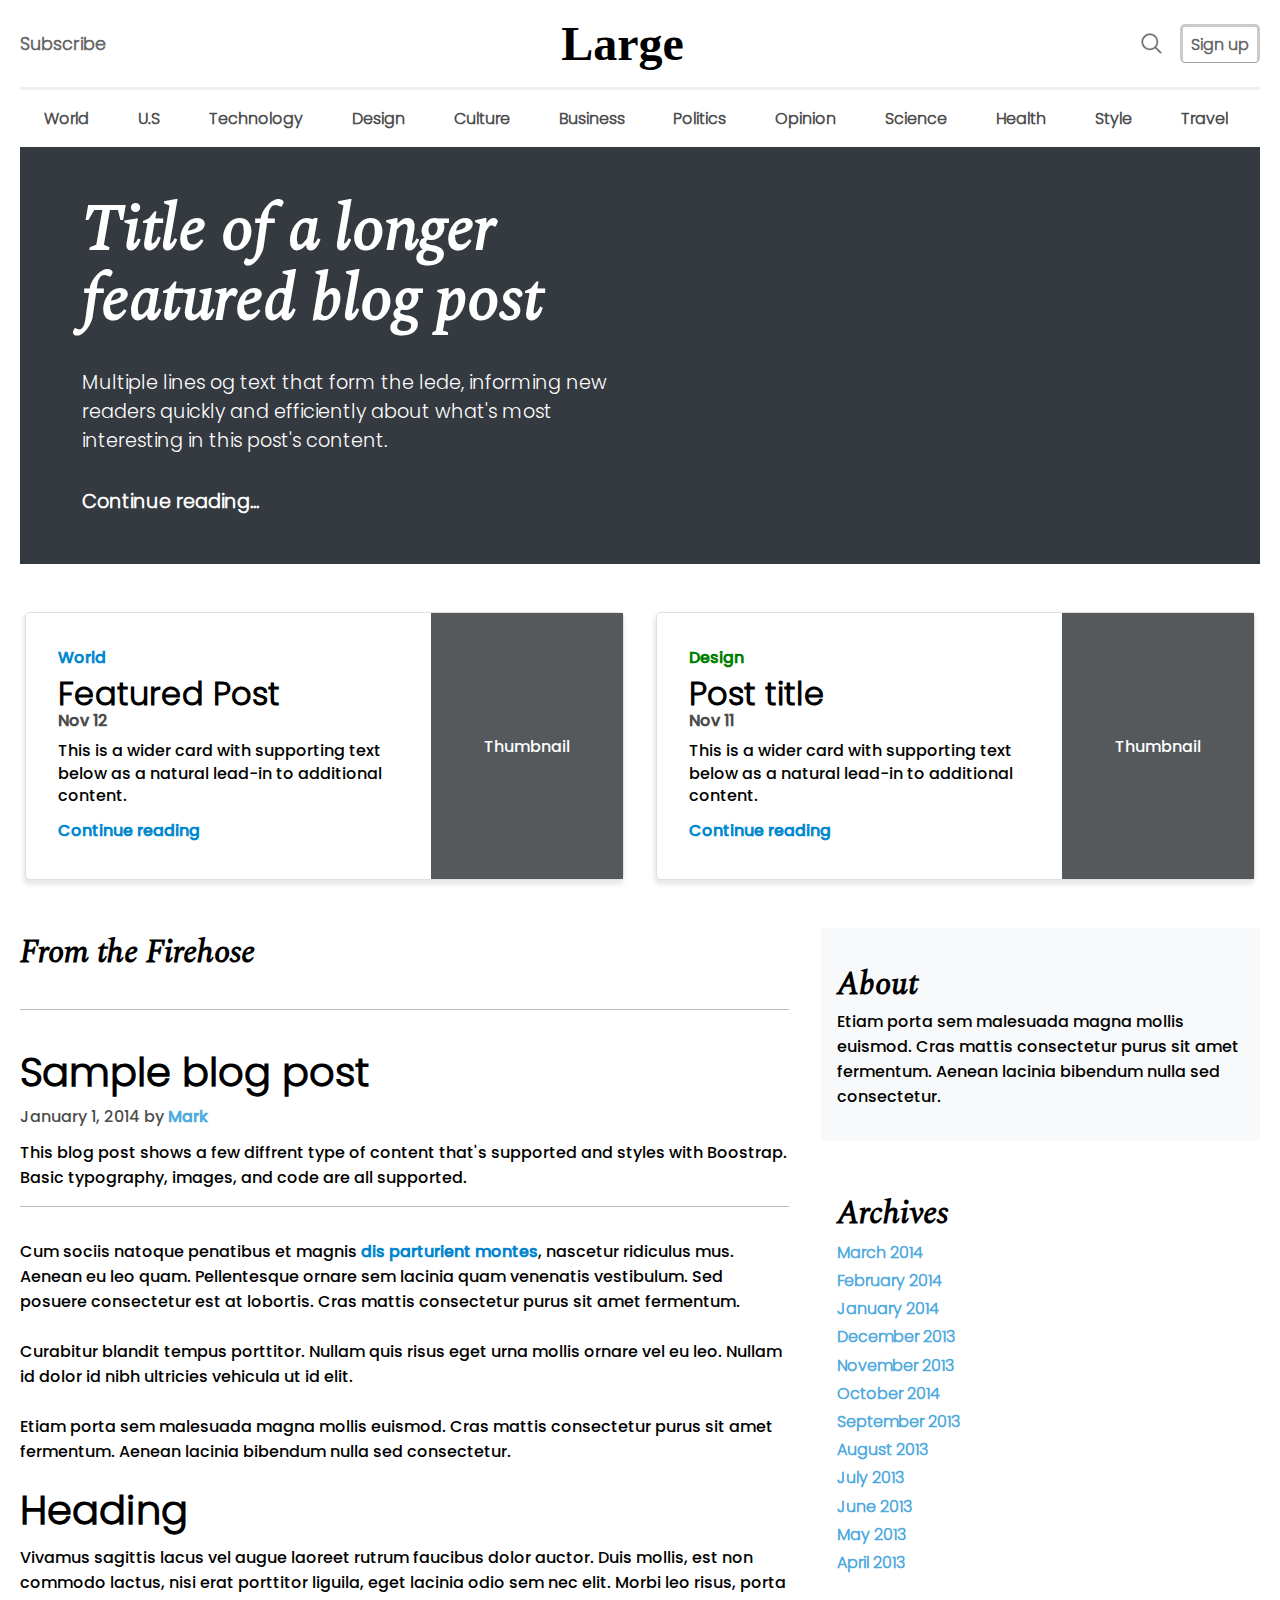
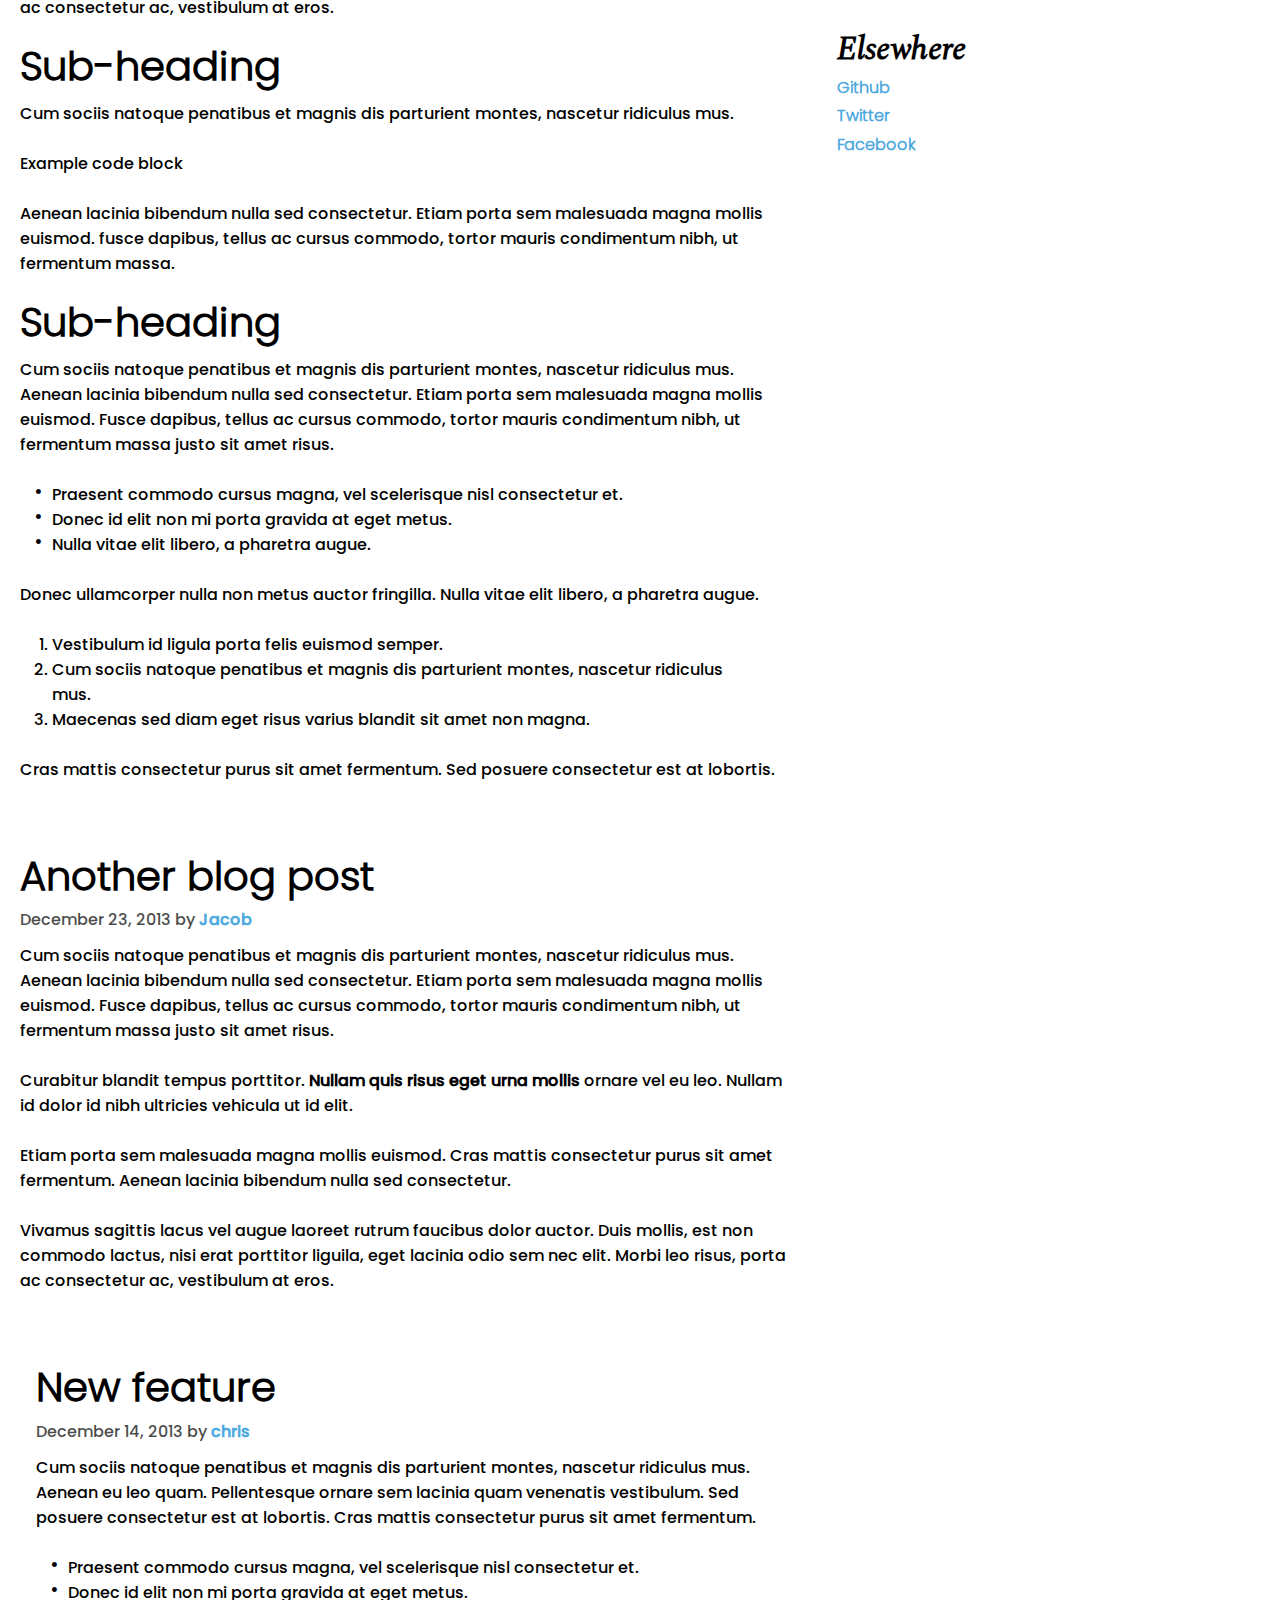
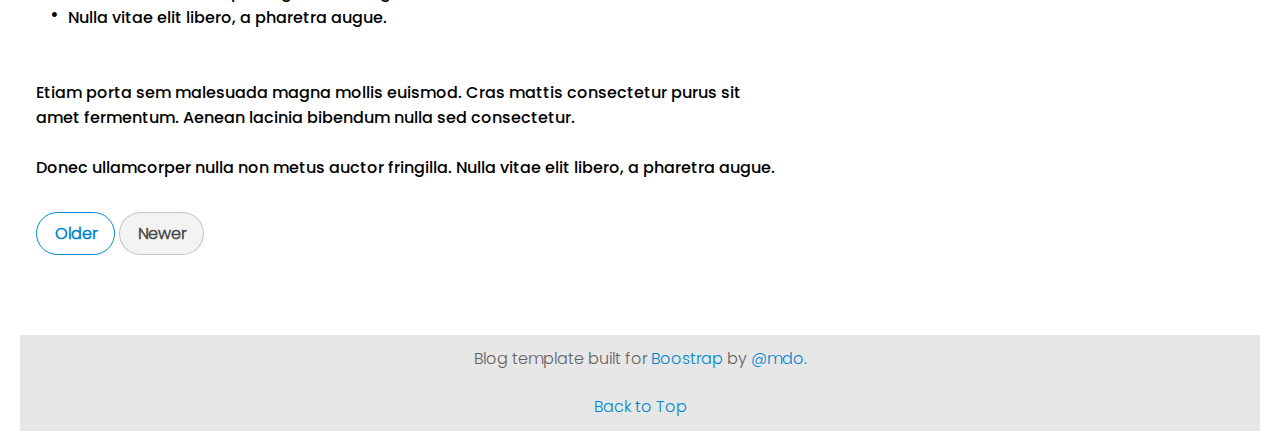
<file: index.html>
<!DOCTYPE html>
<html lang="en">
<head>
    <meta charset="UTF-8">
    <meta http-equiv="X-UA-Compatible" content="IE=edge">
    <meta name="viewport" content="width=device-width, initial-scale=1.0">
    <title>Blog Post</title>
    <link rel="stylesheet" href="../css/style.css"></link> 
    <link rel="stylesheet" href="../css/common.css"></link>
    <link rel="stylesheet" href="../css/media-queries.css"></link>
</head>
<body>
    <div class="grid-container">
        <header>
            <div class="blog-title flex align-center">
                <p class="op-7 cursor">Subscribe</p>
                <h1>Large</h1>
                <div class="sign-up flex align-center">
                    <div class="search-box flex">
                        <img class="op-7 cursor" src="../images/search.png" alt="search" />
                        <input type="text" name="search" placeholder="search here..." />
                    </div>
                    <button class="op-7 cursor">Sign up</button>
                </div>
            </div>
            <nav class="nav">
                <ul class="flex nav-links">
                    <li><a href="#world">World</a></li>
                    <li><a href="#U.S">U.S</a></li>
                    <li><a href="#Technology">Technology</a></li>
                    <li><a href="#Design">Design</a></li>
                    <li><a href="#Culture">Culture</a></li>
                    <li><a href="#Business">Business</a></li>
                    <li><a href="#Politics">Politics</a></li>
                    <li><a href="#Opinion">Opinion</a></li>
                    <li><a href="#Science">Science</a></li>
                    <li><a href="#Health">Health</a></li>
                    <li><a href="#Style">Style</a></li>
                    <li><a href="#Travel">Travel</a></li>
                </ul>
                <div class="hamburger cursor">
                    <div class="hamburger-switch">
                        <div class="hamburger-translate">
                            <img class="hamburger-open" src="../images/hamburger.png" alt="hamburger" />
                            <img class="hamburger-close" src="../images/hamburger-close.png" alt="hamburger" />
                        </div>
                    </div>
                </div>
            </nav>
        </header>
        <Section>
            <!------------------------------------ Popular post  ----------------------------------->
            <div class="popular-post">
                <div class="post-slider">
                    <h1 class="popular-post-title">Title of a longer featured blog post</h1>
                    <p class="popular-post-content-info">Multiple lines og text that form the lede, informing new readers quickly and efficiently about what's most interesting in this post's content. </p>
                    <span class="cursor">Continue reading...</span>
                </div>
            </div>
            <!------------------------------------ / Popular post  ----------------------------------->

            <!------------------------------------ recent post cards ----------------------------------->
            <div class="recents-post-container">
                <div class="recent-post-card">
                    <div class="post-cards card1 flex">
                        <div class="post-info">
                            <span>World</span>
                            <div class="post-title-info">
                                <h2>Featured Post</h2>
                                <span class="post-date">Nov 12</span>
                                <p class="post-prev-content">This is a wider card with supporting text below as a natural lead-in to additional content.</p>
                                <span class="cursor">Continue reading</span>
                            </div>
                        </div>
                        <div class="post-image flex">
                            <span>Thumbnail</span>
                        </div>
                    </div>
                    <div class="post-cards card2 flex">
                        <div class="post-info">
                            <span>Design</span>
                            <div class="post-title-info">
                                <h2>Post title</h2>
                                <span class="post-date">Nov 11</span>
                                <p class="post-prev-content">This is a wider card with supporting text below as a natural lead-in to additional content.</p>
                                <span class="cursor">Continue reading</span>
                            </div>
                        </div>
                        <div class="post-image flex">
                            <span>Thumbnail</span>
                        </div>
                    </div>
                </div>
            </div>
            <!------------------------------------ / recent post cards ----------------------------------->
        </Section>
        <article>
            <h1>From the Firehose</h1>
            <div class="blog-container">
                <div class="current-blog">
                    <div class="current-blog-info">
                        <div class="current-blog-title-date">
                            <h1 class="title">Sample blog post</h1>
                            <span class="current-blog-date">January 1, 2014 by <span class="author-name">Mark</span></span>
                        </div>
                        <p class="blog-summery">This blog post shows a few diffrent type of content that's supported and styles with Boostrap.<br>
                        Basic typography, images, and code are all supported.</p>
                    </div>
                    <div class="blog-paragraph">
                        <p>
                            Cum sociis natoque penatibus et magnis <span class="link-content">dis parturient montes</span>, nascetur ridiculus mus. Aenean eu leo quam. Pellentesque ornare sem lacinia quam venenatis vestibulum. Sed posuere consectetur est at lobortis. Cras mattis consectetur purus sit amet fermentum.<br><br>

                            Curabitur blandit tempus porttitor. Nullam quis risus eget urna mollis ornare vel eu leo. Nullam id dolor id nibh ultricies vehicula ut id elit.<br><br>

                            Etiam porta sem malesuada magna mollis euismod. Cras mattis consectetur purus sit amet fermentum. Aenean lacinia bibendum nulla sed consectetur.
                        </p>
                   
                    <div class="blog-heading">
                        <h2>Heading</h2>
                        <p>Vivamus sagittis lacus vel augue laoreet rutrum faucibus dolor auctor. Duis mollis, est non commodo lactus, nisi erat porttitor liguila, eget lacinia odio sem nec elit. Morbi leo risus, porta ac consectetur ac, vestibulum at eros.</p>
                    </div>
                    <div class="blog-sub-heading">
                        <h2>Sub-heading</h2>
                        <p>Cum sociis natoque penatibus et magnis dis parturient montes, nascetur ridiculus mus.<br><br>
                            Example code block
                            <br><br>
                            Aenean lacinia bibendum nulla sed consectetur. Etiam porta sem malesuada magna mollis euismod. fusce dapibus, tellus ac cursus commodo, tortor mauris condimentum nibh, ut fermentum massa.
                        </p>
                    </div>
                    <div class="blog-sub-heading-2">
                        <h2>Sub-heading</h2>
                        <p>Cum sociis natoque penatibus et magnis dis parturient montes, nascetur ridiculus mus. Aenean
                            lacinia bibendum nulla sed consectetur. Etiam porta sem malesuada magna mollis euismod. Fusce
                            dapibus, tellus ac cursus commodo, tortor mauris condimentum nibh, ut fermentum massa justo sit
                            amet risus.
                            <br><br>
                            <ul class="ul-1">
                                <li>Praesent commodo cursus magna, vel scelerisque nisl consectetur et.</li>
                                <li>Donec id elit non mi porta gravida at eget metus.</li>
                                <li>Nulla vitae elit libero, a pharetra augue.</li>
                            </ul>
                            <br>
                            <span>Donec ullamcorper nulla non metus auctor fringilla. Nulla vitae elit libero, a pharetra augue.</span>
                            <br><br>
                            <ul class="ul-2">
                                <li>Vestibulum id ligula porta felis euismod semper.</li>
                                <li>Cum sociis natoque penatibus et magnis dis parturient montes, nascetur ridiculus mus.</li>
                                <li>Maecenas sed diam eget risus varius blandit sit amet non magna.</li>
                            </ul>
                            <br>
                            <span>Cras mattis consectetur purus sit amet fermentum. Sed posuere consectetur est at lobortis.</span>
                        </p>
                    </div>
                </div>
            </div>
                <div class="another-post-container">
                    <div class="another-blog-post-info">
                        <div class="another-blog-post-title-date">
                            <h1>Another blog post</h1>
                            <span class="another-blog-post-date">December 23, 2013 by <span class="author-name">Jacob</span></span>
                        </div>
                    </div>
                    <div class="blog-paragraph">
                        <p>
                            Cum sociis natoque penatibus et magnis dis parturient montes, nascetur ridiculus mus. Aenean
                            lacinia bibendum nulla sed consectetur. Etiam porta sem malesuada magna mollis euismod. Fusce
                            dapibus, tellus ac cursus commodo, tortor mauris condimentum nibh, ut fermentum massa justo sit
                            amet risus.<br><br>

                            Curabitur blandit tempus porttitor. <span style='font-weight: 700;'>Nullam quis risus eget urna mollis</span> ornare vel eu leo. Nullam id dolor id nibh ultricies vehicula ut id elit.<br><br>

                            Etiam porta sem malesuada magna mollis euismod. Cras mattis consectetur purus sit amet fermentum. Aenean lacinia bibendum nulla sed consectetur.
                            <br><br>
                            Vivamus sagittis lacus vel augue laoreet rutrum faucibus dolor auctor. Duis mollis, est non commodo lactus, nisi erat porttitor liguila, eget lacinia odio sem nec elit. Morbi leo risus, porta ac consectetur ac, vestibulum at eros.
                        </p>
                    </div>
                </div>


                <div class="new-feature-container">
                    <div class="new-feature-blog-post-info">
                        <div class="new-feature-blog-post-title-date">
                            <h1>New feature</h1>
                            <span class="new-feature-blog-post-date">December 14, 2013 by <span class="author-name">chris</span></span>
                        </div>
                    </div>
                    <div class="blog-paragraph">
                        <p>
                            Cum sociis natoque penatibus et magnis dis parturient montes, nascetur ridiculus mus. Aenean eu leo quam. Pellentesque ornare sem lacinia quam venenatis vestibulum. Sed posuere consectetur est at lobortis. Cras mattis consectetur purus sit amet fermentum.<br><br>
                            <ul class="ul-1">
                                <li>Praesent commodo cursus magna, vel scelerisque nisl consectetur et.</li>
                                <li>Donec id elit non mi porta gravida at eget metus.</li>
                                <li>Nulla vitae elit libero, a pharetra augue.</li>
                            </ul>
                            <br><br>
                            <span>Etiam porta sem malesuada magna mollis euismod. Cras mattis consectetur purus sit amet fermentum. Aenean lacinia bibendum nulla sed consectetur.</span>
                            <br><br>
                            <span>Donec ullamcorper nulla non metus auctor fringilla. Nulla vitae elit libero, a pharetra augue.</span>
                        </p>
                    </div>
                    <div class="blog-change-btn">
                        <button class="btn-active cursor">Older</button>
                        <button class="cursor">Newer</button>
                    </div>
                </div>

            </div>
        </article>
        <aside>
            <div class="about-container">
                <div class="about">
                    <h2>About</h2>
                    <div class="about-me">
                        Etiam porta sem malesuada magna mollis euismod. Cras mattis consectetur purus sit amet fermentum. Aenean lacinia bibendum nulla sed consectetur.
                    </div>
                </div>
                <div class="archives-section">
                    <h2>Archives</h2>
                    <div class="archives">
                        <li><a href="#March 2014">March 2014</a></li>
                        <li><a href="#February 2014">February 2014</a></li>
                        <li><a href="#January 2014">January 2014</a></li>
                        <li><a href="#December 2013">December 2013</a></li>
                        <li><a href="#November 2013">November 2013</a></li>
                        <li><a href="#October 2013">October 2014</a></li>
                        <li><a href="#September 2013">September 2013</a></li>
                        <li><a href="#August 2013">August 2013</a></li>
                        <li><a href="#July 2013">July 2013</a></li>
                        <li><a href="#June 2013">June 2013</a></li>
                        <li><a href="#May 2013">May 2013</a></li>
                        <li><a href="#April 2013">April 2013</a></li>
                    </div>
                </div>
                <div class="elsewhere-section">
                    <h2>Elsewhere</h2>
                    <div class="elsewhere">
                        <li><a href="#Github">Github</a></li>
                        <li><a href="#Twitter">Twitter</a></li>
                        <li><a href="#Facebook">Facebook</a></li>
                    </div>
                </div>
            </div>
        </aside>
        <footer>
            <p class="footer">Blog template built for <span class="sky-blue">Boostrap</span> by <span class="sky-blue">@mdo.</span></p>
            <button class="sky-blue scrolled-to cursor">Back to Top</button>
        </footer>
    </div>
    <script src="../index/index.js" ></script>
</body>
</html>
</file>
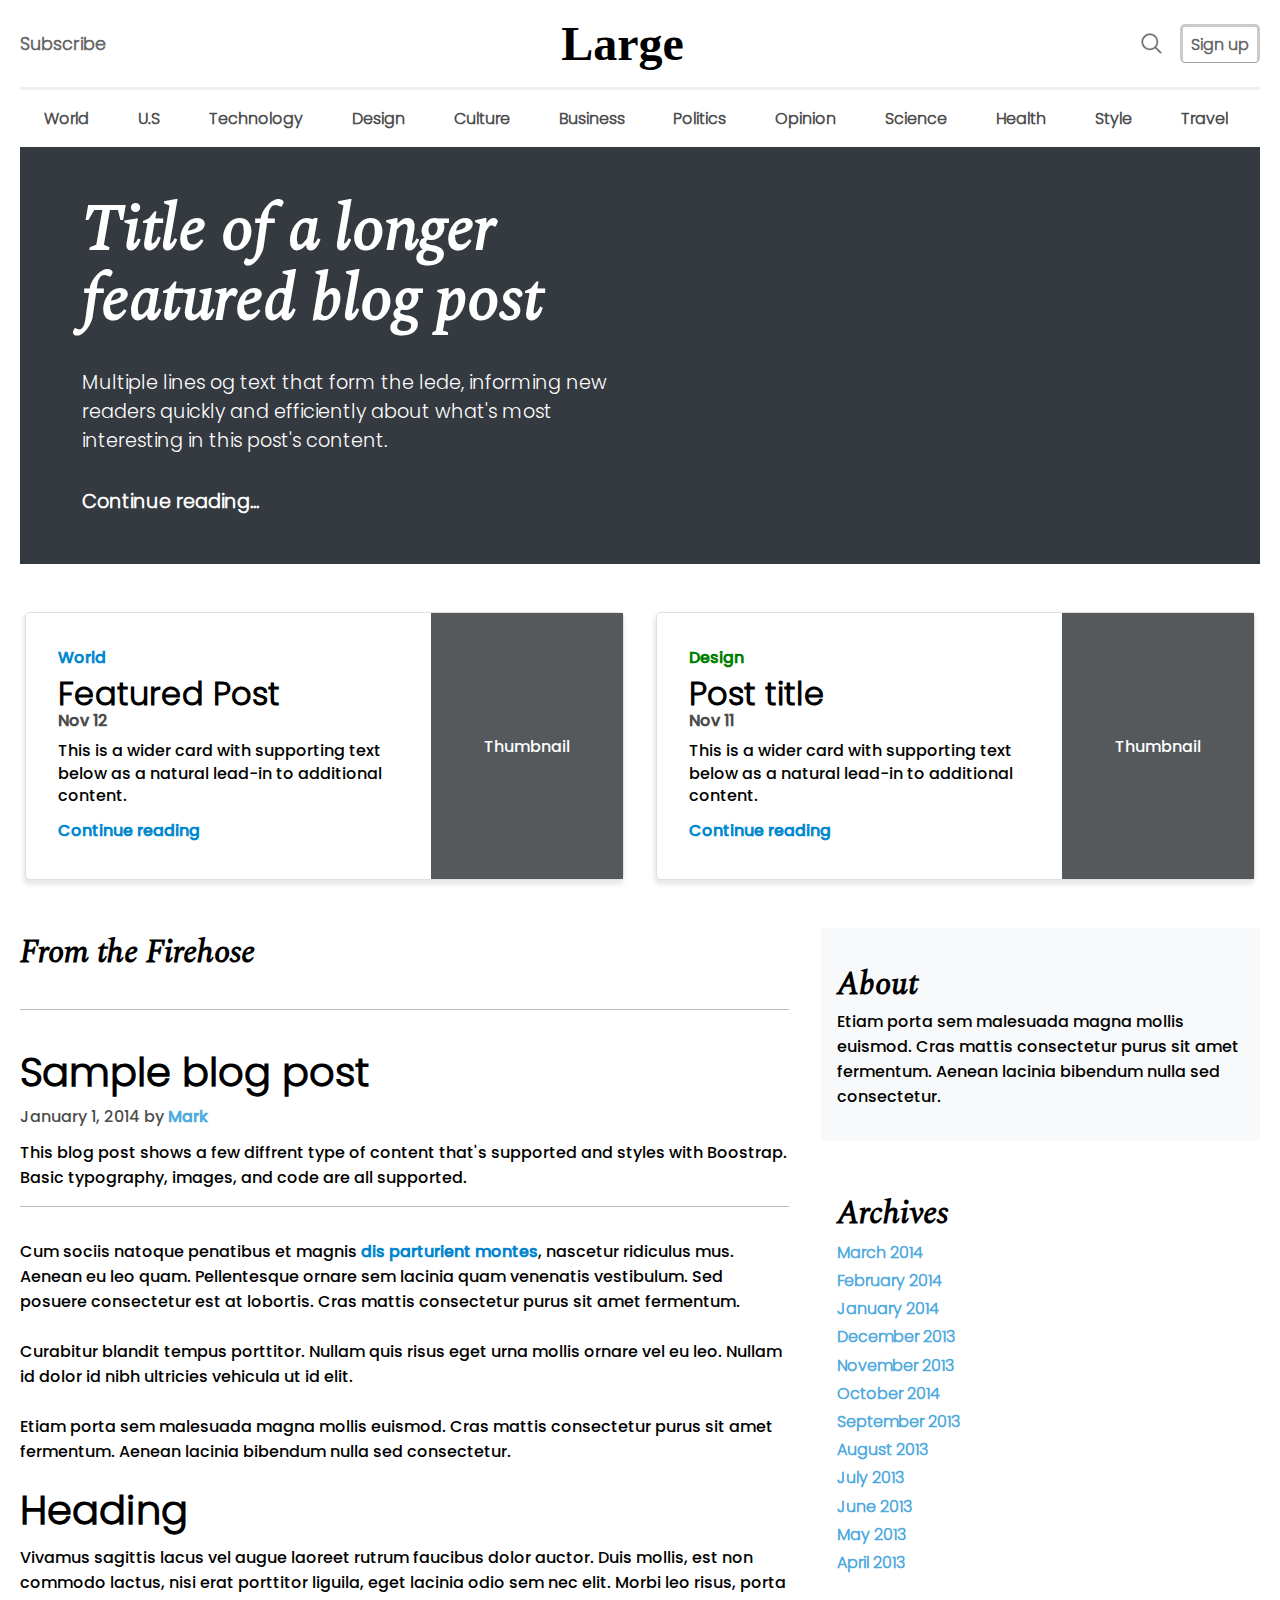
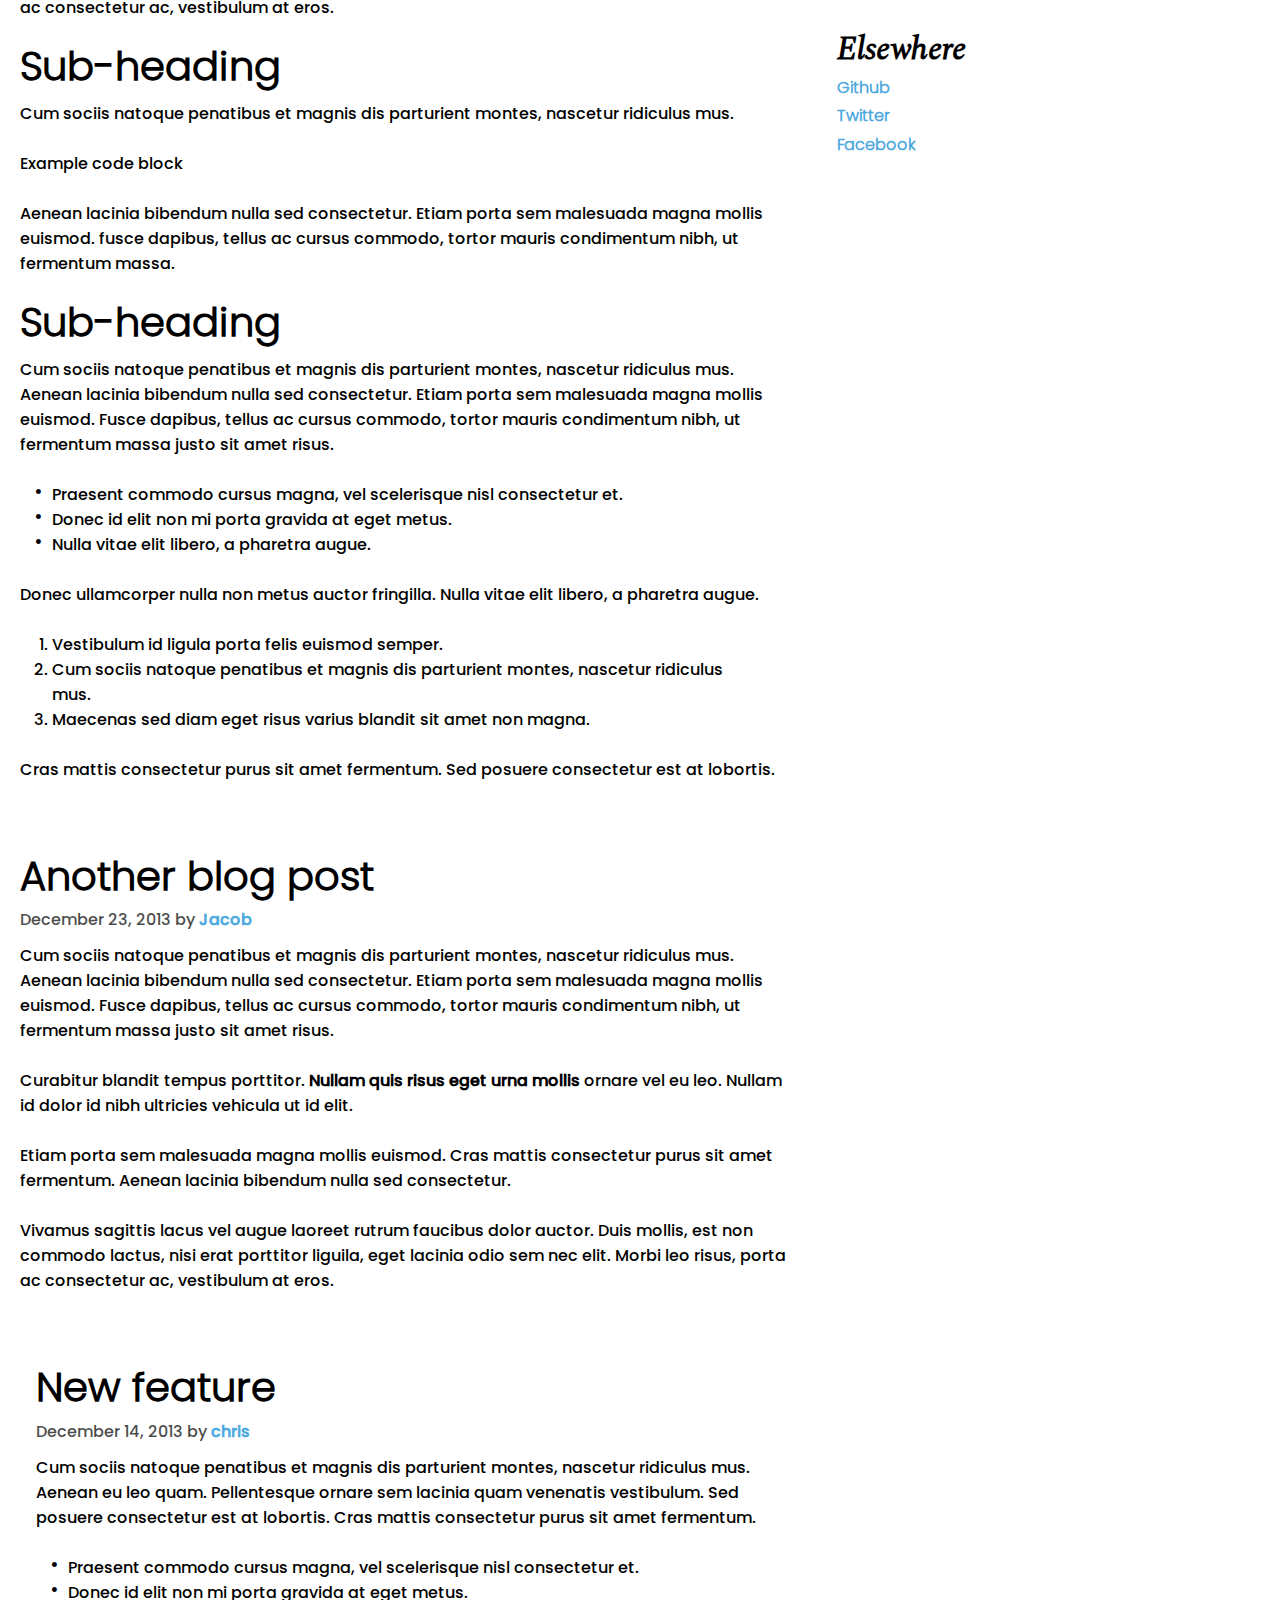
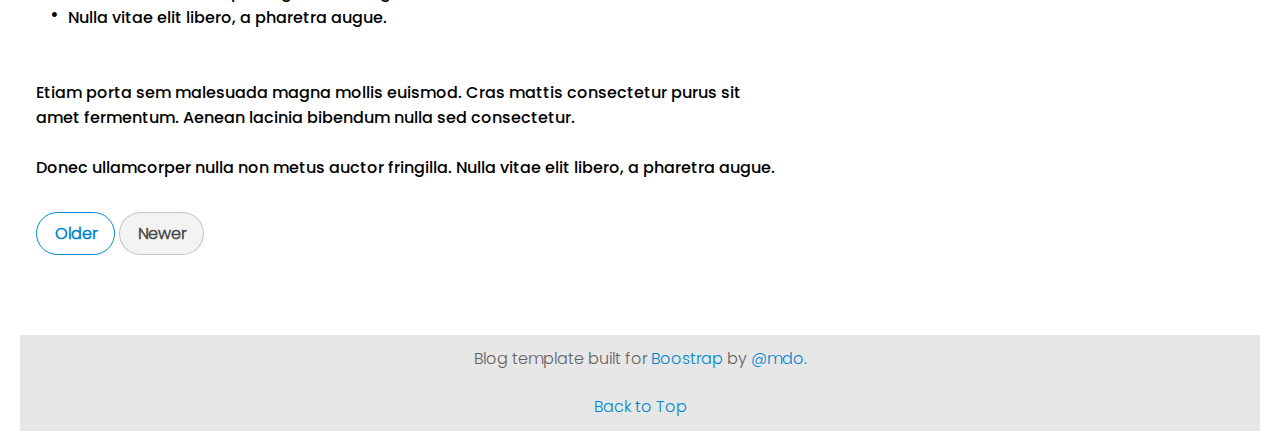
<file: blogger.html>
<!DOCTYPE html>
<html lang="en">
<head>
    <meta charset="UTF-8">
    <meta http-equiv="X-UA-Compatible" content="IE=edge">
    <meta name="viewport" content="width=device-width, initial-scale=1.0">
    <title>Blog Post</title>
    <link rel="stylesheet" href="./css/style.css"></link> 
    <link rel="stylesheet" href="./css/common.css"></link>
    <link rel="stylesheet" href="./css/media-queries.css"></link>
</head>
<body>
    <div class="grid-container">
        <header>
            <div class="blog-title flex align-center">
                <p class="op-7 cursor">Subscribe</p>
                <h1>Large</h1>
                <div class="sign-up flex align-center">
                    <div class="search-box flex">
                        <img class="op-7 cursor" src="./images/search.png" alt="search" />
                        <input type="text" name="search" placeholder="search here..." />
                    </div>
                    <button class="op-7 cursor">Sign up</button>
                </div>
            </div>
            <nav class="nav">
                <ul class="flex nav-links">
                    <li><a href="#world">World</a></li>
                    <li><a href="#U.S">U.S</a></li>
                    <li><a href="#Technology">Technology</a></li>
                    <li><a href="#Design">Design</a></li>
                    <li><a href="#Culture">Culture</a></li>
                    <li><a href="#Business">Business</a></li>
                    <li><a href="#Politics">Politics</a></li>
                    <li><a href="#Opinion">Opinion</a></li>
                    <li><a href="#Science">Science</a></li>
                    <li><a href="#Health">Health</a></li>
                    <li><a href="#Style">Style</a></li>
                    <li><a href="#Travel">Travel</a></li>
                </ul>
                <div class="hamburger cursor">
                    <div class="hamburger-switch">
                        <div class="hamburger-translate">
                            <img class="hamburger-open" src="./images/hamburger.png" alt="hamburger" />
                            <img class="hamburger-close" src="./images/hamburger-close.png" alt="hamburger" />
                        </div>
                    </div>
                </div>
            </nav>
        </header>
        <Section>
            <!------------------------------------ Popular post  ----------------------------------->
            <div class="popular-post">
                <div class="post-slider">
                    <h1 class="popular-post-title">Title of a longer featured blog post</h1>
                    <p class="popular-post-content-info">Multiple lines og text that form the lede, informing new readers quickly and efficiently about what's most interesting in this post's content. </p>
                    <span class="cursor">Continue reading...</span>
                </div>
            </div>
            <!------------------------------------ / Popular post  ----------------------------------->

            <!------------------------------------ recent post cards ----------------------------------->
            <div class="recents-post-container">
                <div class="recent-post-card">
                    <div class="post-cards card1 flex">
                        <div class="post-info">
                            <span>World</span>
                            <div class="post-title-info">
                                <h2>Featured Post</h2>
                                <span class="post-date">Nov 12</span>
                                <p class="post-prev-content">This is a wider card with supporting text below as a natural lead-in to additional content.</p>
                                <span class="cursor">Continue reading</span>
                            </div>
                        </div>
                        <div class="post-image flex">
                            <span>Thumbnail</span>
                        </div>
                    </div>
                    <div class="post-cards card2 flex">
                        <div class="post-info">
                            <span>Design</span>
                            <div class="post-title-info">
                                <h2>Post title</h2>
                                <span class="post-date">Nov 11</span>
                                <p class="post-prev-content">This is a wider card with supporting text below as a natural lead-in to additional content.</p>
                                <span class="cursor">Continue reading</span>
                            </div>
                        </div>
                        <div class="post-image flex">
                            <span>Thumbnail</span>
                        </div>
                    </div>
                </div>
            </div>
            <!------------------------------------ / recent post cards ----------------------------------->
        </Section>
        <article>
            <h1>From the Firehose</h1>
            <div class="blog-container">
                <div class="current-blog">
                    <div class="current-blog-info">
                        <div class="current-blog-title-date">
                            <h1 class="title">Sample blog post</h1>
                            <span class="current-blog-date">January 1, 2014 by <span class="author-name">Mark</span></span>
                        </div>
                        <p class="blog-summery">This blog post shows a few diffrent type of content that's supported and styles with Boostrap.<br>
                        Basic typography, images, and code are all supported.</p>
                    </div>
                    <div class="blog-paragraph">
                        <p>
                            Cum sociis natoque penatibus et magnis <span class="link-content">dis parturient montes</span>, nascetur ridiculus mus. Aenean eu leo quam. Pellentesque ornare sem lacinia quam venenatis vestibulum. Sed posuere consectetur est at lobortis. Cras mattis consectetur purus sit amet fermentum.<br><br>

                            Curabitur blandit tempus porttitor. Nullam quis risus eget urna mollis ornare vel eu leo. Nullam id dolor id nibh ultricies vehicula ut id elit.<br><br>

                            Etiam porta sem malesuada magna mollis euismod. Cras mattis consectetur purus sit amet fermentum. Aenean lacinia bibendum nulla sed consectetur.
                        </p>
                   
                    <div class="blog-heading">
                        <h2>Heading</h2>
                        <p>Vivamus sagittis lacus vel augue laoreet rutrum faucibus dolor auctor. Duis mollis, est non commodo lactus, nisi erat porttitor liguila, eget lacinia odio sem nec elit. Morbi leo risus, porta ac consectetur ac, vestibulum at eros.</p>
                    </div>
                    <div class="blog-sub-heading">
                        <h2>Sub-heading</h2>
                        <p>Cum sociis natoque penatibus et magnis dis parturient montes, nascetur ridiculus mus.<br><br>
                            Example code block
                            <br><br>
                            Aenean lacinia bibendum nulla sed consectetur. Etiam porta sem malesuada magna mollis euismod. fusce dapibus, tellus ac cursus commodo, tortor mauris condimentum nibh, ut fermentum massa.
                        </p>
                    </div>
                    <div class="blog-sub-heading-2">
                        <h2>Sub-heading</h2>
                        <p>Cum sociis natoque penatibus et magnis dis parturient montes, nascetur ridiculus mus. Aenean
                            lacinia bibendum nulla sed consectetur. Etiam porta sem malesuada magna mollis euismod. Fusce
                            dapibus, tellus ac cursus commodo, tortor mauris condimentum nibh, ut fermentum massa justo sit
                            amet risus.
                            <br><br>
                            <ul class="ul-1">
                                <li>Praesent commodo cursus magna, vel scelerisque nisl consectetur et.</li>
                                <li>Donec id elit non mi porta gravida at eget metus.</li>
                                <li>Nulla vitae elit libero, a pharetra augue.</li>
                            </ul>
                            <br>
                            <span>Donec ullamcorper nulla non metus auctor fringilla. Nulla vitae elit libero, a pharetra augue.</span>
                            <br><br>
                            <ul class="ul-2">
                                <li>Vestibulum id ligula porta felis euismod semper.</li>
                                <li>Cum sociis natoque penatibus et magnis dis parturient montes, nascetur ridiculus mus.</li>
                                <li>Maecenas sed diam eget risus varius blandit sit amet non magna.</li>
                            </ul>
                            <br>
                            <span>Cras mattis consectetur purus sit amet fermentum. Sed posuere consectetur est at lobortis.</span>
                        </p>
                    </div>
                </div>
            </div>
                <div class="another-post-container">
                    <div class="another-blog-post-info">
                        <div class="another-blog-post-title-date">
                            <h1>Another blog post</h1>
                            <span class="another-blog-post-date">December 23, 2013 by <span class="author-name">Jacob</span></span>
                        </div>
                    </div>
                    <div class="blog-paragraph">
                        <p>
                            Cum sociis natoque penatibus et magnis dis parturient montes, nascetur ridiculus mus. Aenean
                            lacinia bibendum nulla sed consectetur. Etiam porta sem malesuada magna mollis euismod. Fusce
                            dapibus, tellus ac cursus commodo, tortor mauris condimentum nibh, ut fermentum massa justo sit
                            amet risus.<br><br>

                            Curabitur blandit tempus porttitor. <span style='font-weight: 700;'>Nullam quis risus eget urna mollis</span> ornare vel eu leo. Nullam id dolor id nibh ultricies vehicula ut id elit.<br><br>

                            Etiam porta sem malesuada magna mollis euismod. Cras mattis consectetur purus sit amet fermentum. Aenean lacinia bibendum nulla sed consectetur.
                            <br><br>
                            Vivamus sagittis lacus vel augue laoreet rutrum faucibus dolor auctor. Duis mollis, est non commodo lactus, nisi erat porttitor liguila, eget lacinia odio sem nec elit. Morbi leo risus, porta ac consectetur ac, vestibulum at eros.
                        </p>
                    </div>
                </div>


                <div class="new-feature-container">
                    <div class="new-feature-blog-post-info">
                        <div class="new-feature-blog-post-title-date">
                            <h1>New feature</h1>
                            <span class="new-feature-blog-post-date">December 14, 2013 by <span class="author-name">chris</span></span>
                        </div>
                    </div>
                    <div class="blog-paragraph">
                        <p>
                            Cum sociis natoque penatibus et magnis dis parturient montes, nascetur ridiculus mus. Aenean eu leo quam. Pellentesque ornare sem lacinia quam venenatis vestibulum. Sed posuere consectetur est at lobortis. Cras mattis consectetur purus sit amet fermentum.<br><br>
                            <ul class="ul-1">
                                <li>Praesent commodo cursus magna, vel scelerisque nisl consectetur et.</li>
                                <li>Donec id elit non mi porta gravida at eget metus.</li>
                                <li>Nulla vitae elit libero, a pharetra augue.</li>
                            </ul>
                            <br><br>
                            <span>Etiam porta sem malesuada magna mollis euismod. Cras mattis consectetur purus sit amet fermentum. Aenean lacinia bibendum nulla sed consectetur.</span>
                            <br><br>
                            <span>Donec ullamcorper nulla non metus auctor fringilla. Nulla vitae elit libero, a pharetra augue.</span>
                        </p>
                    </div>
                    <div class="blog-change-btn">
                        <button class="btn-active cursor">Older</button>
                        <button class="cursor">Newer</button>
                    </div>
                </div>

            </div>
        </article>
        <aside>
            <div class="about-container">
                <div class="about">
                    <h2>About</h2>
                    <div class="about-me">
                        Etiam porta sem malesuada magna mollis euismod. Cras mattis consectetur purus sit amet fermentum. Aenean lacinia bibendum nulla sed consectetur.
                    </div>
                </div>
                <div class="archives-section">
                    <h2>Archives</h2>
                    <div class="archives">
                        <li><a href="#March 2014">March 2014</a></li>
                        <li><a href="#February 2014">February 2014</a></li>
                        <li><a href="#January 2014">January 2014</a></li>
                        <li><a href="#December 2013">December 2013</a></li>
                        <li><a href="#November 2013">November 2013</a></li>
                        <li><a href="#October 2013">October 2014</a></li>
                        <li><a href="#September 2013">September 2013</a></li>
                        <li><a href="#August 2013">August 2013</a></li>
                        <li><a href="#July 2013">July 2013</a></li>
                        <li><a href="#June 2013">June 2013</a></li>
                        <li><a href="#May 2013">May 2013</a></li>
                        <li><a href="#April 2013">April 2013</a></li>
                    </div>
                </div>
                <div class="elsewhere-section">
                    <h2>Elsewhere</h2>
                    <div class="elsewhere">
                        <li><a href="#Github">Github</a></li>
                        <li><a href="#Twitter">Twitter</a></li>
                        <li><a href="#Facebook">Facebook</a></li>
                    </div>
                </div>
            </div>
        </aside>
        <footer>
            <p class="footer">Blog template built for <span class="sky-blue">Boostrap</span> by <span class="sky-blue">@mdo.</span></p>
            <button class="sky-blue scrolled-to cursor">Back to Top</button>
        </footer>
    </div>
    <script src="./index/index.js" ></script>
</body>
</html>
</file>
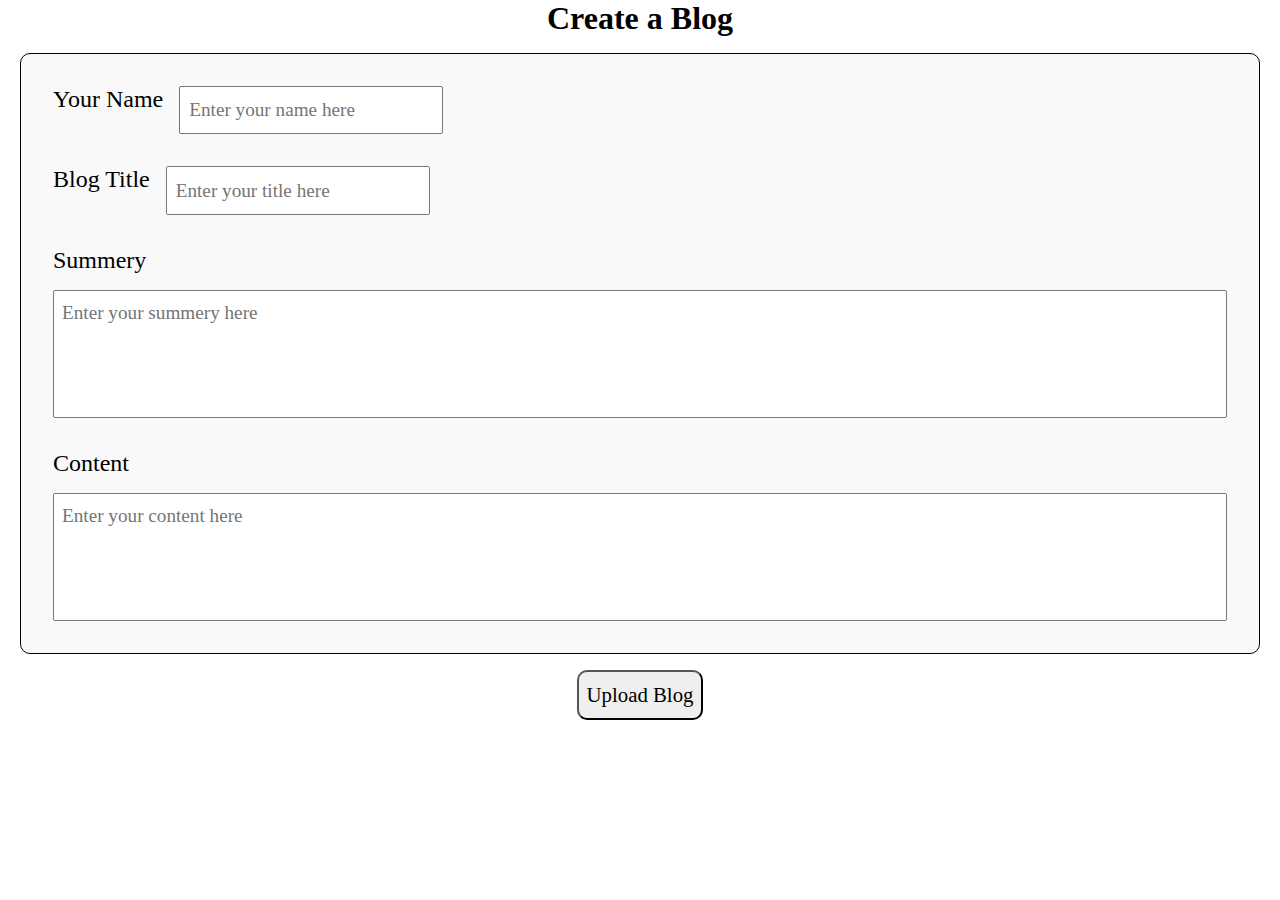
<file: create-blog.html>
<!DOCTYPE html>
<html lang="en">
<head>
    <meta charset="UTF-8">
    <meta http-equiv="X-UA-Compatible" content="IE=edge">
    <meta name="viewport" content="width=device-width, initial-scale=1.0">
    <title>Create a Blog</title>
    <link rel="stylesheet" href="../css/form-style.css"></link> 
</head>
<body>
    <form class="blog-form">
        <h1>Create a Blog</h1>

        <div class="blog-details-container">
            <label for="blog-author">
                <p>Your Name</p>
                <input id="blog-author" type="text" placeholder="Enter your name here" name="blog-author" minlength='3'  required />
            </label>
    
            <label for="blog-title">
                <p>Blog Title</p>
                <input id="blog-title" type="text" placeholder="Enter your title here" name="blog-title" minlength='5' maxlength='40' required />
            </label>
    
            <label for="blog-summery" class="blog-summery">
                <p>Summery</p>
                <textarea id="blog-summery" type="text" placeholder="Enter your summery here" name="blog-summery" minlength='15' required></textarea>
            </label>
    
            <label for="blog-content" class="blog-content">
                <p>Content</p>
                <textarea id="blog-content" type="text" placeholder="Enter your content here" name="blog-content" minlength='20' required></textarea>
            </label>
        </div>
        <button class="submit-blog">Upload Blog</button>
    </form>
    <script src="../index/form-index.js" ></script>
</body>
</html>
</file>
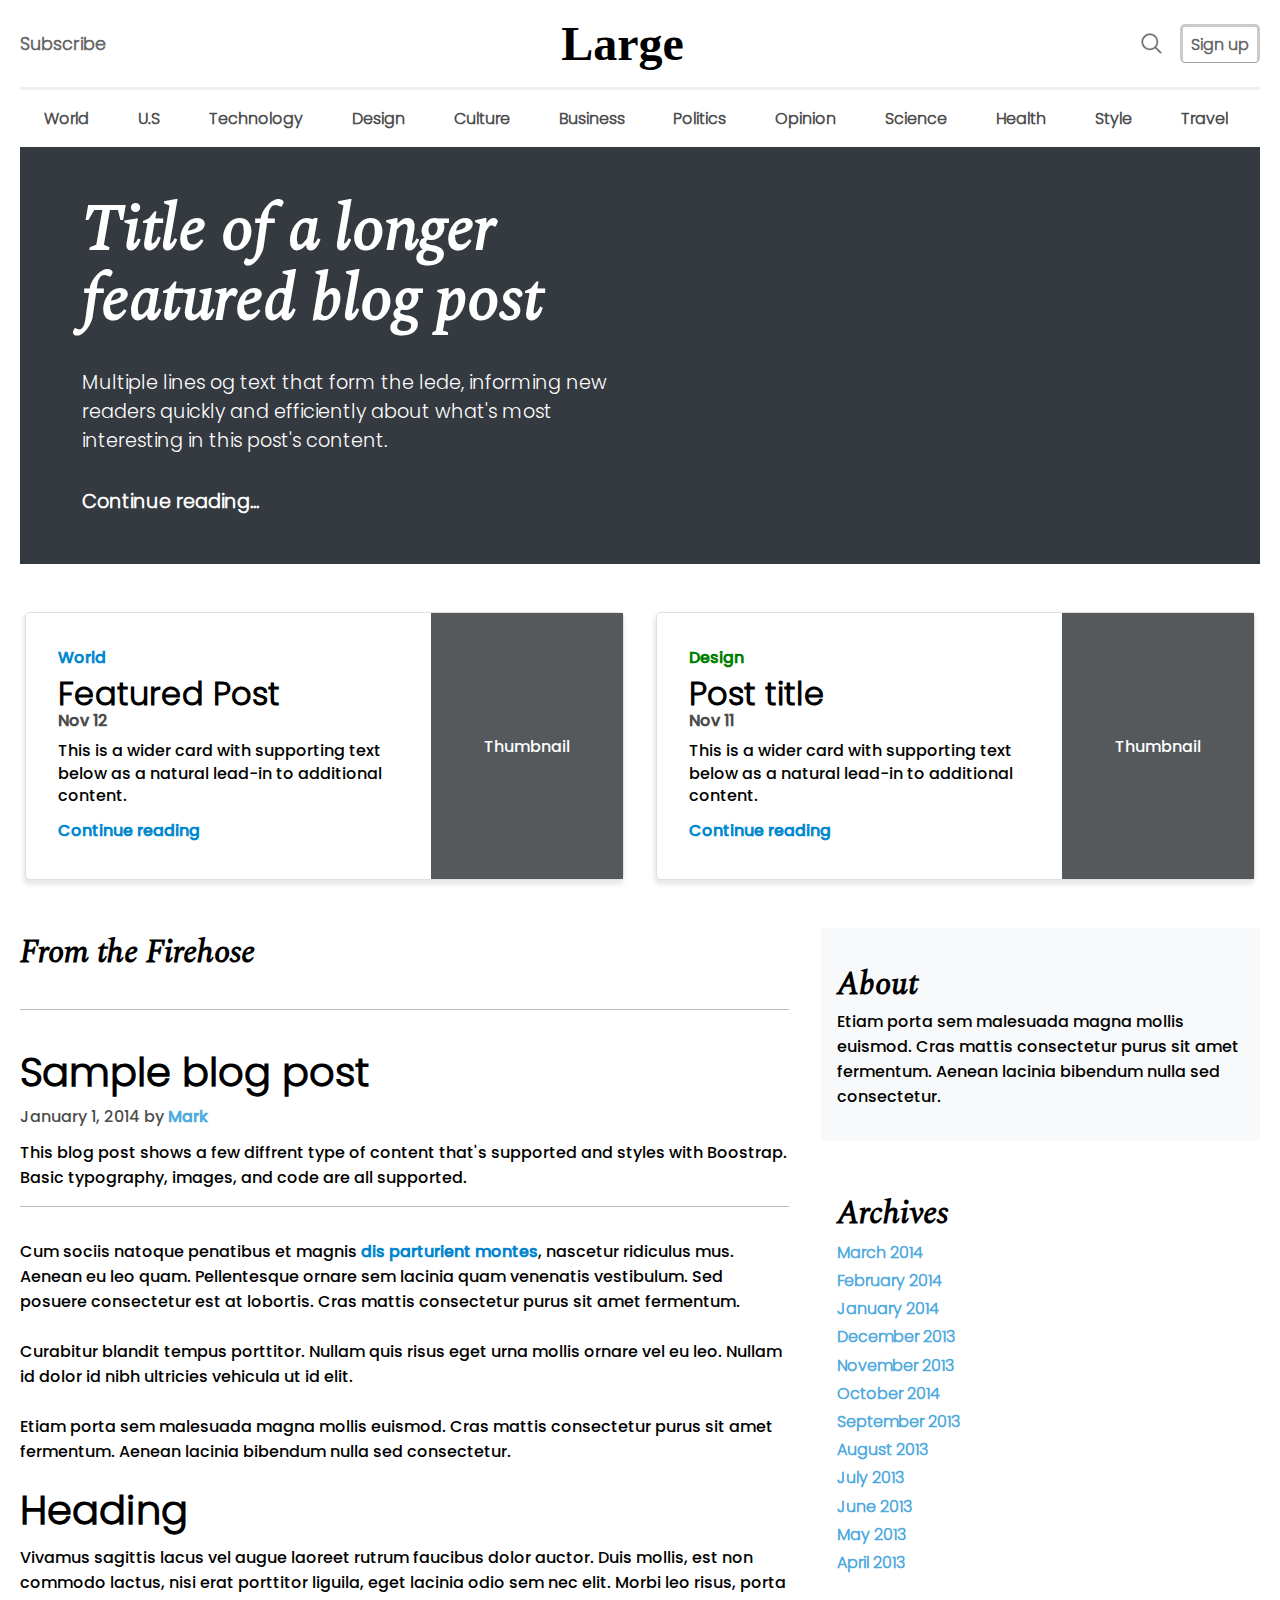
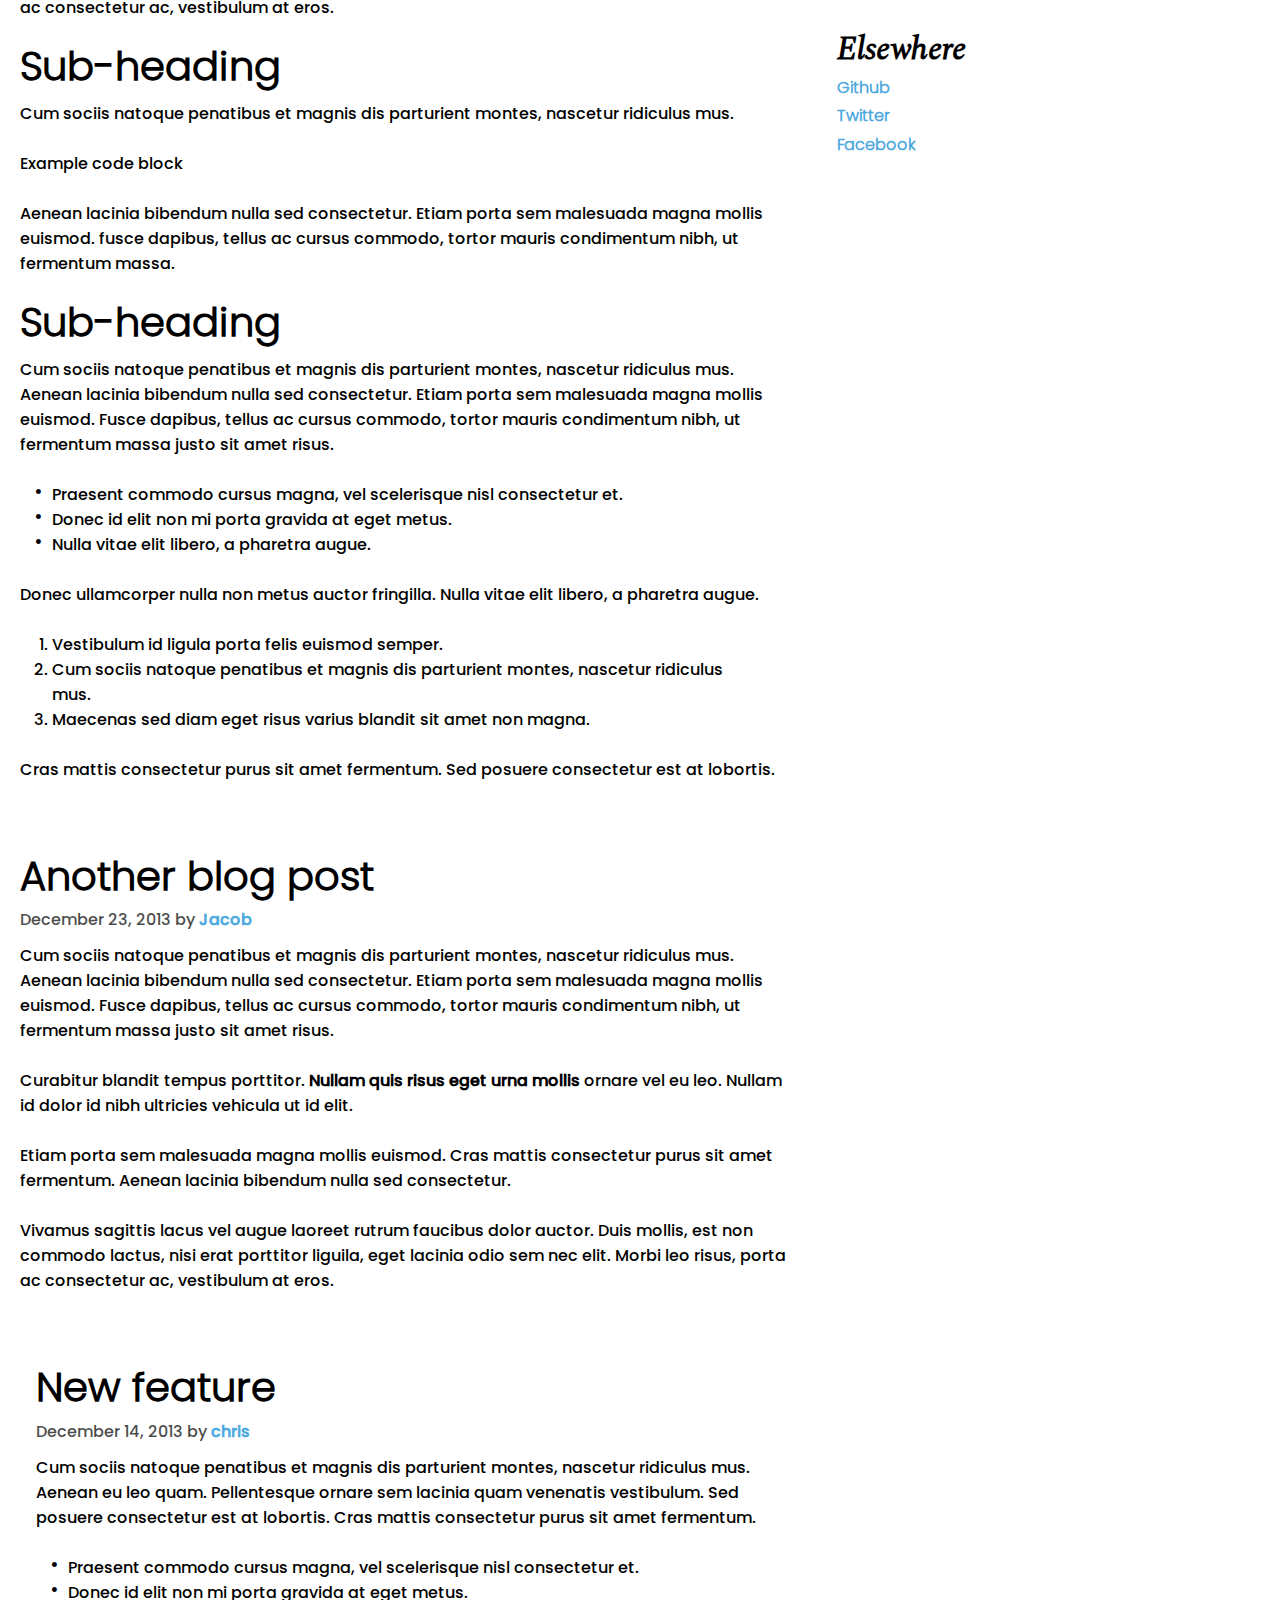
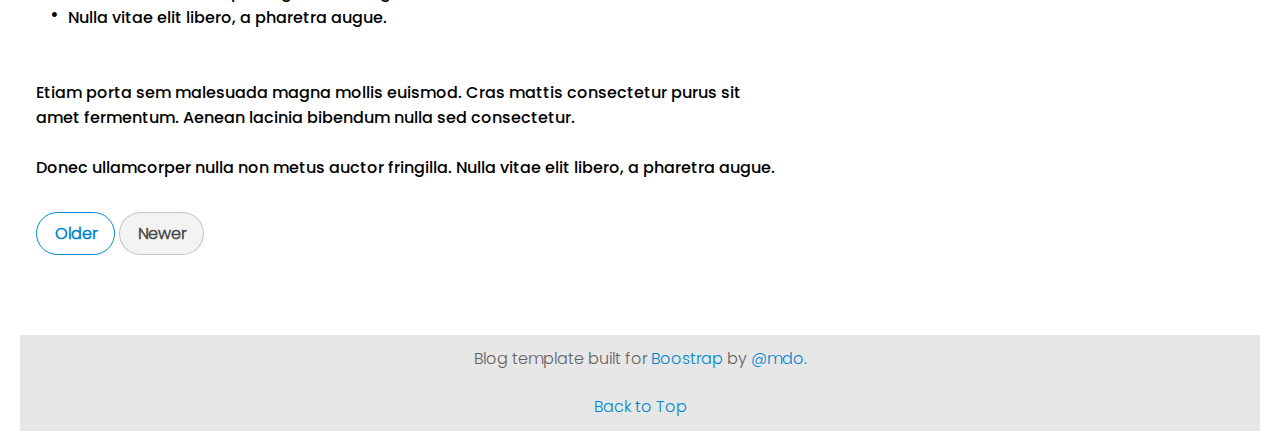
<file: static-blogger.html>
<!DOCTYPE html>
<html lang="en">
<head>
    <meta charset="UTF-8">
    <meta http-equiv="X-UA-Compatible" content="IE=edge">
    <meta name="viewport" content="width=device-width, initial-scale=1.0">
    <title>Blog Post</title>
    <link rel="stylesheet" href="./css/style.css"></link> 
    <link rel="stylesheet" href="./css/common.css"></link>
    <link rel="stylesheet" href="./css/media-queries.css"></link>
</head>
<body>
    <div class="grid-container">
        <header>
            <div class="blog-title flex align-center">
                <p class="op-7 cursor">Subscribe</p>
                <h1>Large</h1>
                <div class="sign-up flex align-center">
                    <div class="search-box flex">
                        <img class="op-7 cursor" src="./images/search.png" alt="search" />
                        <input type="text" name="search" placeholder="search here..." />
                    </div>
                    <button class="op-7 cursor">Sign up</button>
                </div>
            </div>
            <nav class="nav">
                <ul class="flex nav-links">
                    <li><a href="#world">World</a></li>
                    <li><a href="#U.S">U.S</a></li>
                    <li><a href="#Technology">Technology</a></li>
                    <li><a href="#Design">Design</a></li>
                    <li><a href="#Culture">Culture</a></li>
                    <li><a href="#Business">Business</a></li>
                    <li><a href="#Politics">Politics</a></li>
                    <li><a href="#Opinion">Opinion</a></li>
                    <li><a href="#Science">Science</a></li>
                    <li><a href="#Health">Health</a></li>
                    <li><a href="#Style">Style</a></li>
                    <li><a href="#Travel">Travel</a></li>
                </ul>
                <div class="hamburger cursor">
                    <div class="hamburger-switch">
                        <div class="hamburger-translate">
                            <img class="hamburger-open" src="./images/hamburger.png" alt="hamburger" />
                            <img class="hamburger-close" src="./images/hamburger-close.png" alt="hamburger" />
                        </div>
                    </div>
                </div>
            </nav>
        </header>
        <Section>
            <!------------------------------------ Popular post  ----------------------------------->
            <div class="popular-post">
                <div class="post-slider">
                    <h1 class="popular-post-title">Title of a longer featured blog post</h1>
                    <p class="popular-post-content-info">Multiple lines og text that form the lede, informing new readers quickly and efficiently about what's most interesting in this post's content. </p>
                    <span class="cursor">Continue reading...</span>
                </div>
            </div>
            <!------------------------------------ / Popular post  ----------------------------------->

            <!------------------------------------ recent post cards ----------------------------------->
            <div class="recents-post-container">
                <div class="recent-post-card">
                    <div class="post-cards card1 flex">
                        <div class="post-info">
                            <span>World</span>
                            <div class="post-title-info">
                                <h2>Featured Post</h2>
                                <span class="post-date">Nov 12</span>
                                <p class="post-prev-content">This is a wider card with supporting text below as a natural lead-in to additional content.</p>
                                <span class="cursor">Continue reading</span>
                            </div>
                        </div>
                        <div class="post-image flex">
                            <span>Thumbnail</span>
                        </div>
                    </div>
                    <div class="post-cards card2 flex">
                        <div class="post-info">
                            <span>Design</span>
                            <div class="post-title-info">
                                <h2>Post title</h2>
                                <span class="post-date">Nov 11</span>
                                <p class="post-prev-content">This is a wider card with supporting text below as a natural lead-in to additional content.</p>
                                <span class="cursor">Continue reading</span>
                            </div>
                        </div>
                        <div class="post-image flex">
                            <span>Thumbnail</span>
                        </div>
                    </div>
                </div>
            </div>
            <!------------------------------------ / recent post cards ----------------------------------->
        </Section>
        <article>
            <h1>From the Firehose</h1>
            <div class="blog-container">
                <div class="current-blog">
                    <div class="current-blog-info">
                        <div class="current-blog-title-date">
                            <h1 class="title">Sample blog post</h1>
                            <span class="current-blog-date">January 1, 2014 by <span class="author-name">Mark</span></span>
                        </div>
                        <p class="blog-summery">This blog post shows a few diffrent type of content that's supported and styles with Boostrap.<br>
                        Basic typography, images, and code are all supported.</p>
                    </div>
                    <div class="blog-paragraph">
                        <p>
                            Cum sociis natoque penatibus et magnis <span class="link-content">dis parturient montes</span>, nascetur ridiculus mus. Aenean eu leo quam. Pellentesque ornare sem lacinia quam venenatis vestibulum. Sed posuere consectetur est at lobortis. Cras mattis consectetur purus sit amet fermentum.<br><br>

                            Curabitur blandit tempus porttitor. Nullam quis risus eget urna mollis ornare vel eu leo. Nullam id dolor id nibh ultricies vehicula ut id elit.<br><br>

                            Etiam porta sem malesuada magna mollis euismod. Cras mattis consectetur purus sit amet fermentum. Aenean lacinia bibendum nulla sed consectetur.
                        </p>
                   
                    <div class="blog-heading">
                        <h2>Heading</h2>
                        <p>Vivamus sagittis lacus vel augue laoreet rutrum faucibus dolor auctor. Duis mollis, est non commodo lactus, nisi erat porttitor liguila, eget lacinia odio sem nec elit. Morbi leo risus, porta ac consectetur ac, vestibulum at eros.</p>
                    </div>
                    <div class="blog-sub-heading">
                        <h2>Sub-heading</h2>
                        <p>Cum sociis natoque penatibus et magnis dis parturient montes, nascetur ridiculus mus.<br><br>
                            Example code block
                            <br><br>
                            Aenean lacinia bibendum nulla sed consectetur. Etiam porta sem malesuada magna mollis euismod. fusce dapibus, tellus ac cursus commodo, tortor mauris condimentum nibh, ut fermentum massa.
                        </p>
                    </div>
                    <div class="blog-sub-heading-2">
                        <h2>Sub-heading</h2>
                        <p>Cum sociis natoque penatibus et magnis dis parturient montes, nascetur ridiculus mus. Aenean
                            lacinia bibendum nulla sed consectetur. Etiam porta sem malesuada magna mollis euismod. Fusce
                            dapibus, tellus ac cursus commodo, tortor mauris condimentum nibh, ut fermentum massa justo sit
                            amet risus.
                            <br><br>
                            <ul class="ul-1">
                                <li>Praesent commodo cursus magna, vel scelerisque nisl consectetur et.</li>
                                <li>Donec id elit non mi porta gravida at eget metus.</li>
                                <li>Nulla vitae elit libero, a pharetra augue.</li>
                            </ul>
                            <br>
                            <span>Donec ullamcorper nulla non metus auctor fringilla. Nulla vitae elit libero, a pharetra augue.</span>
                            <br><br>
                            <ul class="ul-2">
                                <li>Vestibulum id ligula porta felis euismod semper.</li>
                                <li>Cum sociis natoque penatibus et magnis dis parturient montes, nascetur ridiculus mus.</li>
                                <li>Maecenas sed diam eget risus varius blandit sit amet non magna.</li>
                            </ul>
                            <br>
                            <span>Cras mattis consectetur purus sit amet fermentum. Sed posuere consectetur est at lobortis.</span>
                        </p>
                    </div>
                </div>
            </div>
                <div class="another-post-container">
                    <div class="another-blog-post-info">
                        <div class="another-blog-post-title-date">
                            <h1>Another blog post</h1>
                            <span class="another-blog-post-date">December 23, 2013 by <span class="author-name">Jacob</span></span>
                        </div>
                    </div>
                    <div class="blog-paragraph">
                        <p>
                            Cum sociis natoque penatibus et magnis dis parturient montes, nascetur ridiculus mus. Aenean
                            lacinia bibendum nulla sed consectetur. Etiam porta sem malesuada magna mollis euismod. Fusce
                            dapibus, tellus ac cursus commodo, tortor mauris condimentum nibh, ut fermentum massa justo sit
                            amet risus.<br><br>

                            Curabitur blandit tempus porttitor. <span style='font-weight: 700;'>Nullam quis risus eget urna mollis</span> ornare vel eu leo. Nullam id dolor id nibh ultricies vehicula ut id elit.<br><br>

                            Etiam porta sem malesuada magna mollis euismod. Cras mattis consectetur purus sit amet fermentum. Aenean lacinia bibendum nulla sed consectetur.
                            <br><br>
                            Vivamus sagittis lacus vel augue laoreet rutrum faucibus dolor auctor. Duis mollis, est non commodo lactus, nisi erat porttitor liguila, eget lacinia odio sem nec elit. Morbi leo risus, porta ac consectetur ac, vestibulum at eros.
                        </p>
                    </div>
                </div>


                <div class="new-feature-container">
                    <div class="new-feature-blog-post-info">
                        <div class="new-feature-blog-post-title-date">
                            <h1>New feature</h1>
                            <span class="new-feature-blog-post-date">December 14, 2013 by <span class="author-name">chris</span></span>
                        </div>
                    </div>
                    <div class="blog-paragraph">
                        <p>
                            Cum sociis natoque penatibus et magnis dis parturient montes, nascetur ridiculus mus. Aenean eu leo quam. Pellentesque ornare sem lacinia quam venenatis vestibulum. Sed posuere consectetur est at lobortis. Cras mattis consectetur purus sit amet fermentum.<br><br>
                            <ul class="ul-1">
                                <li>Praesent commodo cursus magna, vel scelerisque nisl consectetur et.</li>
                                <li>Donec id elit non mi porta gravida at eget metus.</li>
                                <li>Nulla vitae elit libero, a pharetra augue.</li>
                            </ul>
                            <br><br>
                            <span>Etiam porta sem malesuada magna mollis euismod. Cras mattis consectetur purus sit amet fermentum. Aenean lacinia bibendum nulla sed consectetur.</span>
                            <br><br>
                            <span>Donec ullamcorper nulla non metus auctor fringilla. Nulla vitae elit libero, a pharetra augue.</span>
                        </p>
                    </div>
                    <div class="blog-change-btn">
                        <button class="btn-active cursor">Older</button>
                        <button class="cursor">Newer</button>
                    </div>
                </div>

            </div>
        </article>
        <aside>
            <div class="about-container">
                <div class="about">
                    <h2>About</h2>
                    <div class="about-me">
                        Etiam porta sem malesuada magna mollis euismod. Cras mattis consectetur purus sit amet fermentum. Aenean lacinia bibendum nulla sed consectetur.
                    </div>
                </div>
                <div class="archives-section">
                    <h2>Archives</h2>
                    <div class="archives">
                        <li><a href="#March 2014">March 2014</a></li>
                        <li><a href="#February 2014">February 2014</a></li>
                        <li><a href="#January 2014">January 2014</a></li>
                        <li><a href="#December 2013">December 2013</a></li>
                        <li><a href="#November 2013">November 2013</a></li>
                        <li><a href="#October 2013">October 2014</a></li>
                        <li><a href="#September 2013">September 2013</a></li>
                        <li><a href="#August 2013">August 2013</a></li>
                        <li><a href="#July 2013">July 2013</a></li>
                        <li><a href="#June 2013">June 2013</a></li>
                        <li><a href="#May 2013">May 2013</a></li>
                        <li><a href="#April 2013">April 2013</a></li>
                    </div>
                </div>
                <div class="elsewhere-section">
                    <h2>Elsewhere</h2>
                    <div class="elsewhere">
                        <li><a href="#Github">Github</a></li>
                        <li><a href="#Twitter">Twitter</a></li>
                        <li><a href="#Facebook">Facebook</a></li>
                    </div>
                </div>
            </div>
        </aside>
        <footer>
            <p class="footer">Blog template built for <span class="sky-blue">Boostrap</span> by <span class="sky-blue">@mdo.</span></p>
            <button class="sky-blue scrolled-to cursor">Back to Top</button>
        </footer>
    </div>
    <script src="./index/static.index.js" ></script>
</body>
</html>
</file>
<file: css/style.css>
@font-face {
    font-family: 'poppins';
    src: url('../fonts/Poppins-Light.ttf') format('truetype');
}

@font-face {
    font-family: 'poppins-medium';
    src: url('../fonts/Poppins-Medium.ttf') format('truetype');
}

@font-face {
    font-family: 'spectral';
    src: url('../fonts/Spectral-Italic.ttf') format('truetype');
}

*, ::before, ::after {
    margin: 0; padding: 0;
    box-sizing: border-box;
    font-family: 'poppins';
}

html {
    scroll-behavior: smooth;
}

body {
    width: 100vw;
    height: 100vh;
    font-family: 'poppins', sans-serif;
}

.grid-container {
    max-width: 1240px;
    height: 100vh;
    display: grid;
    grid-template-areas: 'header header header'
                         'section section section'
                         'article article aside'
                         'footer footer footer';
    margin: auto;
}

.grid-container header {
    grid-area: header;
}

.grid-container section {
    grid-area: section;
}

.grid-container article {
    grid-area: article;
    margin-right: 2rem;
}

.grid-container aside {
    grid-area: aside;
}

.grid-container footer {
    grid-area: footer;
}

.blog-title {
    justify-content: space-between;
    padding: 1rem 0;
    border-bottom: 3px solid #0000000f;
    flex-wrap: wrap;
}

.blog-title p {
    font-size: 1.1rem;
    font-weight: 700;
}

.blog-title h1 {
    font-family: serif;
    font-size: 3rem;
    margin: auto;
}

.sign-up {
    gap: 1rem;
}

.search-box {
    justify-content: end;
}

.search-box input {
    outline: none;
    border: none;
    width: 0;
    transition: width 0.3s linear;
}

.search-box:hover {
    gap: 0.5rem;
    border-bottom: 1px solid #0000001c;
}

.search-box:hover input {
    width: 100%;
}

.sign-up img {
    width: 25px;
    height: 25px;
}

.sign-up button {
    font-size: 1rem;
    padding: 0.3rem 0.5rem;
    font-weight: 700;
    border-radius: 5px;
    border: 3px solid #00000057;
    border-bottom: 1px solid #0000009e;
    outline: none;
    background: white;
}

.nav {
    position: relative;
}

.nav-links {
    flex-wrap: wrap;
}

.nav-links li {
    padding: 1rem 1.527rem;
}

.hamburger {
    display: none;
    justify-content: end;
    margin-right: 1rem;
    position: relative;
}

.hamburger-switch {
    overflow: hidden;
    width: 50px;
    height: 50px;
}

.hamburger-translate {
    display: flex;
    align-items: center;
}

.hamburger-translate .hamburger-open {
    width: 50px;
    height: 50px;
}

.hamburger-translate .hamburger-close {
    width: 40px;
    height: 40px;
}

.hamburger-translate-open {
    transform: translate(-100%);
}

.popular-post {
    padding: 3rem 5%;
    background-color: #343a40;
}

.post-slider {
    width: clamp(300px, 100%, 700px);
    color: white;
}
.post-slider .popular-post-title {
    font-family: 'spectral', sans-serif;
    font-size: 4rem;
    font-weight: 900;
    line-height: 1.1;
    width: 90%;
}

.popular-post-content-info {
    width: 75%;
    font-size: 1.2rem; 
    margin: 2rem 0;
}

.post-slider span {
    font-size: 1.2rem;
    font-weight: 900;
}

.recents-post-container {
    margin: 3rem 0.3rem;
}

.recent-post-card {
    display: flex;
    gap: 2rem;
    flex-wrap: wrap;
}

.recent-post-card .post-cards{
    flex: 599px 1 1;
    border: 1px solid #0000001f;
    border-radius: 5px;
    box-shadow: -1px 3.5px 4px 1px #00000017;
}

.recent-post-card :where(p, span) {
    font-family: 'poppins-medium';
}
.post-info {
    padding: 2rem;
    width: 70%;
}

.post-info span {
    font-weight: 700;
    color: #0288d1;
    display: block;
    margin-bottom: 0.5rem;
}

.card2 .post-info > span {
    color: green;
}

.post-title-info {
    line-height: 1;
}

.post-title-info h2 {
    font-size: 2rem;
}

.post-title-info .post-date {
    display: block;
    opacity: 0.7;
    margin: 0.2rem 0 0.7rem;
    color: black;
}

.post-prev-content {
    margin-bottom: 1rem;
    line-height: 1.4;
}

.post-image {
    background-color: #55595c;
    align-items: center;
    color: white;
    width: calc(100% / 3);
    justify-content: center;
}

article > h1 {
    font-family: 'spectral';
}

.current-blog {
    margin-bottom: 4rem;
}

.current-blog-title-date h1 {
    font-size: 2.5rem;
}

.current-blog-date {
    display: block;
    opacity: 0.7;
    margin: 0.1rem 0 0.7rem;
    color: black;
}

.author-name {
    font-weight: 700;
    color: #0288d1;
}

.blog-container :where(p, li, span) {
    font-family: 'poppins-medium';
}

.current-blog-info {
    border-top: 1px solid #00000047;
    border-bottom: 1px solid #00000047;
    padding: 2rem 0 1rem;
    margin: 2rem 0px;
}

.link-content {
    color: #0086cf;
    font-weight: 700;
}

.blog-heading,
.blog-sub-heading,
.blog-sub-heading-2 {
    margin: 1rem 0;
}

.blog-heading h2,
.blog-sub-heading h2,
.blog-sub-heading-2 h2 {
    font-size: 2.5rem;
    margin-bottom: 0.3rem;
}

.ul-1,
.ul-2 {
    padding: 0 2rem;
}

.ul-1 li {
    position: relative;
}

.ul-1 li::before {
    position: absolute;
    content: '.';
    left: -18px;
    font-size: 3rem;
    top: -40px;
}

.ul-2 li {
    list-style: devanagari;
}

.another-blog-post-title-date h1,
.new-feature-container h1 {
    font-size: 2.5rem;
}

.another-blog-post-date,
.new-feature-blog-post-date {
    display: block;
    opacity: 0.7;
    margin: 0.1rem 0 0.7rem;
    color: black;
}

.about{
   background-color: #f8f9fa;
   padding: 2rem 1rem;
}

.about h2 {
    font-family: 'spectral';
    font-size: 2rem;
}

.about-me {
    font-family: 'poppins-medium';
}

.archives-section,
.elsewhere-section,
.new-feature-container  {
   padding-left: 1rem;
   margin-top: 3rem;
}

.archives-section h2,
.elsewhere-section h2{
    font-family: 'spectral';
    font-size: 2rem;
}

.archives-section a,
.elsewhere-section a {
    color: #0086cf;
}

.archives-section li,
.elsewhere-section li{
    padding: 0.1rem 0;
}

.another-post-container {
   margin-bottom: 4rem;
}

.mew-feature-container {
    margin-bottom: 6rem;
}

.blog-change-btn {
    margin: 2rem 0 4rem;
}

.blog-change-btn button {
    border-radius: 50px;
    font-size: 1rem;
    padding: 0.5rem 1.1rem;
    font-weight: 700;
    opacity: 0.7;
    border: 1px solid #00000047;
}

.blog-change-btn .btn-active {
    border: 1px solid #0086cf;
    color: #0086cf;
    background: white;
    opacity: 1;
}

footer {
    text-align: center;
    color: #626262;
    line-height: 3;
    background-color: #e7e7e7;
    margin-top: 1rem;
}

.scrolled-to {
    border: none;
    background-color: transparent;
    font-size: 1rem;
}
</file>
<file: css/common.css>
a {
    text-decoration: none;
    cursor: pointer;
    color: black;
    opacity: 0.7;
    font-weight: 600;
}

li {
    list-style: none;
}

.flex {
    display: flex;
}

.justify-center {
    justify-content: center;
}

.align-center {
    align-items: center;
}

.op-7 {
    opacity: 0.6;
}

.cursor {
    cursor: pointer;;
}

.sky-blue {
    color: #0086cf;
}
</file>
<file: css/media-queries.css>
@media screen and (max-width: 1240px) {

    .grid-container {
        max-width: 1240px;
        height: 100vh;
        display: grid;
        grid-template-areas: 'header header header'
                             'section section section'
                             'article article article'
                             'aside aside aside'
                             'footer footer footer';
        margin: auto;
    }
    
    .blog-title {
        padding: 1rem 2%;
    }

    .nav-links {
        display: none;
        position: absolute;
        background: white;
        right: 0;
        width: 60%;
        padding-top: 2.7rem;
        text-align: center;
    }

    .nav-links li {
        border-bottom: 1px solid #0000001a;
    }

    .hamburger {
        display: flex;
        justify-content: end;
        margin-right: 1rem;
    }

    .recents-post-container {
        margin: 3rem 1rem;
    }

    .grid-container article {
        grid-area: article;
        margin: 2rem;
    }

    aside {
            padding: 0 1rem;
        }
}

@media screen and (max-width: 400px) {
    .sign-up img{
        display: none;
    }
    .post-slider .popular-post-title {
        font-size: 3rem;
        width: 100%;
    }
    .post-slider {
        width: 100%;
        color: white;
    }
    .popular-post {
        padding: 2rem 3%;
    }
    .popular-post-content-info {
        width: 100%;
    }
    .recent-post-card .post-cards {
        width: 100%;
        flex-direction: column-reverse;
    }
    .post-info {
        padding: 2rem;
        width: 100%;
    }
    .post-image {
        width: 100%;
        height: 200px;
    } 
    .grid-container article {
        margin: 1rem;
    }
    .current-blog-info {
        padding: 1rem 0 1rem;
        margin: 1rem 0px;
    }
    .current-blog-title-date h1 {
        font-size: 2.2rem;
    }
    .blog-heading h2, .blog-sub-heading h2, .blog-sub-heading-2 h2 {
        font-size: 2.2rem;
    }
    .current-blog {
        margin-bottom: 3rem;
    }
    .another-blog-post-title-date h1, .new-feature-container h1 {
        font-size: 2.2rem;
    }
    .archives-section, .elsewhere-section, .new-feature-container {
        padding-left: 0rem;
        margin-top: 1rem;
    }
}
</file>
<file: css/form-style.css>
*, ::before, ::after {
    margin: 0; padding: 0;
    box-sizing: border-box;
    font-family: 'poppins';
}

body {
    width: 100vw;
    height: 100vh;
    font-family: 'poppins', sans-serif;
}

.blog-form {
    width: 1240px;
    margin: auto;
    height: 100vh;
    display: flex;
    align-items: center;
    flex-direction: column;
}

#blog-summery,
#blog-content {
    resize: none;
}

.blog-details-container {
    border: 1px solid;
    margin: 1rem 0;
    border-radius: 10px;
    width: 100%;
    background: #f9f9f9;
}

label {
    display: flex;
    gap: 1rem;
    margin: 2rem;
    flex-wrap: wrap;
}

label p {
    font-size: 1.5rem;
}

input {
    font-size: 1.2rem;
    padding: 0.7rem 0.5rem;
}

input:focus {
    /* border: none; */
    outline: none;
}

.blog-summery,
.blog-content {
    flex-direction: column;
    gap: 1rem;
}

textarea {
    font-size: 1.2rem;
    padding: 0.7rem 0.5rem;
    width: 100%;
    height: 8rem;
}

textarea:focus {
    outline: none;
}

.submit-blog {
    font-size: 1.3rem;
    padding: 0.7rem 0.5rem;
    border-radius: 10px;
    cursor: pointer;
}

@media screen and (max-width: 1240px) {
    .blog-form {
        width: 100%;
    }
}
</file>
